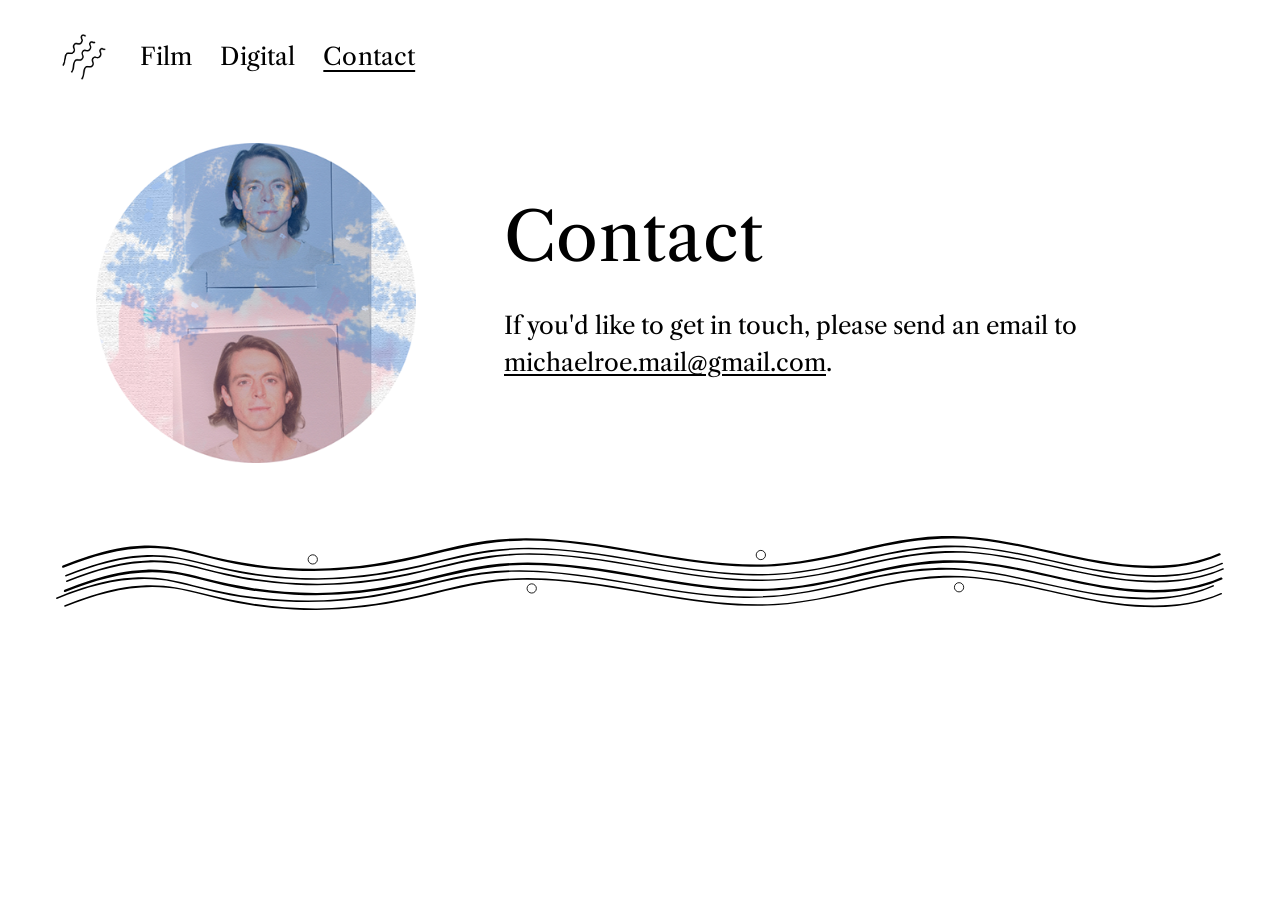
<file: contact.html>
<!DOCTYPE html>
<html lang="en">
<head>
<meta charset="utf-8">
<meta name="viewport" content="width=device-width, initial-scale=1">
<title>Contact — Michael Roe</title>
<meta name="description" content="Get in touch with Michael Roe.">
<link rel="icon" href="images/favicon.ico">
<link rel="canonical" href="https://roewave.com/contact.html">
<link rel="preconnect" href="https://fonts.googleapis.com">
<link rel="preconnect" href="https://fonts.gstatic.com" crossorigin>
<link href="https://fonts.googleapis.com/css2?family=Libre+Caslon+Text:wght@400;700&display=swap" rel="stylesheet">
<link rel="stylesheet" href="css/style.css">
</head>
<body>
<div class="page">
  <header class="site-header">
    <a class="wordmark" href="index.html" aria-label="Michael Roe — home">
      <img src="images/wordmark.svg" alt="Michael Roe">
    </a>
    <nav class="site-nav" aria-label="Primary">
      <a href="film.html">Film</a>
      <a href="digital.html">Digital</a>
      <a href="contact.html" aria-current="page">Contact</a>
    </nav>
  </header>

  <main class="contact">
    <figure class="contact-portrait">
      <img src="images/michael-portrait.png" alt="Portrait of Michael Roe">
    </figure>
    <div class="contact-body">
      <h1 class="page-title">Contact</h1>
      <p>If you'd like to get in touch, please send an email to <a href="mailto:michaelroe.mail@gmail.com">michaelroe.mail@gmail.com</a>.</p>
    </div>
  </main>

  <footer class="site-footer">
    <div class="divider" aria-hidden="true">
      <img src="images/divider.svg" alt="">
    </div>
  </footer>
</div>
</body>
</html>
</file>
<file: css/style.css>
:root {
  --ink: #000;
  --paper: #fff;
  --muted: #666;
  --rule: #e5e5e5;
  --max: 1200px;
}

* { box-sizing: border-box; }

html, body {
  margin: 0;
  padding: 0;
  background: var(--paper);
  color: var(--ink);
}

body {
  font-family: -apple-system, BlinkMacSystemFont, "Segoe UI", Roboto, "Helvetica Neue", Arial, sans-serif;
  font-size: 17px;
  line-height: 1.55;
  -webkit-font-smoothing: antialiased;
  -moz-osx-font-smoothing: grayscale;
}

a {
  color: inherit;
  text-decoration: none;
}
a:visited { color: inherit; }
a:hover, a:focus-visible { text-decoration: underline; }
a:focus-visible { outline: 2px solid var(--ink); outline-offset: 2px; }

img { max-width: 100%; height: auto; display: block; }

.page {
  max-width: var(--max);
  margin: 0 auto;
  padding: 1.25rem 1rem 4rem;
}

/* --- Header --- */

.site-header {
  display: flex;
  align-items: center;
  flex-wrap: wrap;
  gap: 1.75rem;
  padding: 0.5rem 0 2.5rem;
}

.wordmark {
  display: block;
  flex-shrink: 0;
  width: 56px;
}
.wordmark img { width: 100%; height: auto; display: block; }

.site-nav {
  display: flex;
  flex-wrap: wrap;
  align-items: center;
  gap: 1.75rem;
}
.site-nav a {
  font-family: "Libre Caslon Text", Georgia, "Times New Roman", serif;
  font-size: 1.5rem;
  letter-spacing: 0.005em;
  padding: 0.25rem 0;
}
.site-nav a[aria-current="page"] {
  text-decoration: underline;
  text-underline-offset: 5px;
}

@media (max-width: 600px) {
  .site-header { gap: 1rem; padding-bottom: 2rem; }
  .site-nav { gap: 1.1rem; }
  .site-nav a { font-size: 1.25rem; }
  .wordmark { width: 44px; }
}

/* --- Footer divider (decorative end-of-page mark, per original Muse layout) --- */

.site-footer {
  margin-top: 3.5rem;
  padding-bottom: 1rem;
}
.divider {
  display: block;
  width: 100%;
}
.divider img { width: 100%; height: auto; display: block; }

/* --- Page heading --- */

.page-title {
  font-family: "Libre Caslon Text", Georgia, "Times New Roman", serif;
  font-weight: 400;
  font-size: clamp(2.5rem, 6vw, 4.25rem);
  line-height: 1.1;
  margin: 0 0 2rem;
  letter-spacing: 0.005em;
}

/* --- Home --- */

.hero {
  margin: 0 0 1.5rem;
}
.hero img {
  width: 100%;
  height: auto;
}

.intro {
  font-family: "Libre Caslon Text", Georgia, "Times New Roman", serif;
  font-size: 1.25rem;
  color: var(--muted);
  max-width: 50ch;
  margin: 0 0 2rem;
}

/* --- Galleries --- */

.gallery {
  display: grid;
  grid-template-columns: repeat(auto-fill, minmax(280px, 1fr));
  gap: 1rem;
  align-items: start;
}

.gallery button {
  appearance: none;
  background: none;
  border: 0;
  padding: 0;
  margin: 0;
  cursor: zoom-in;
  display: block;
  width: 100%;
  overflow: hidden;
}
.gallery button:focus-visible {
  outline: 2px solid var(--ink);
  outline-offset: 2px;
}
.gallery img {
  width: 100%;
  height: auto;
  display: block;
  transition: opacity 0.2s ease;
}
@media (prefers-reduced-motion: reduce) {
  .gallery img { transition: none; }
}
.gallery button:hover img { opacity: 0.85; }

/* --- Contact --- */

.contact {
  display: flex;
  flex-direction: column;
  gap: 2rem;
  align-items: flex-start;
}
.contact-portrait {
  width: 100%;
  max-width: 320px;
  flex-shrink: 0;
}
.contact-portrait img {
  width: 100%;
  height: auto;
  border-radius: 4px;
}
.contact-body {
  font-family: "Libre Caslon Text", Georgia, "Times New Roman", serif;
  font-size: 1.5rem;
  line-height: 1.55;
  max-width: 50ch;
}
.contact-body a {
  text-decoration: underline;
  text-underline-offset: 3px;
}

@media (min-width: 720px) {
  .contact {
    flex-direction: row;
    gap: 3rem;
    align-items: center;
  }
}

/* --- Lightbox --- */

.lightbox {
  position: fixed;
  inset: 0;
  background: rgba(0, 0, 0, 0.92);
  display: none;
  z-index: 1000;
  align-items: center;
  justify-content: center;
}
.lightbox.is-open { display: flex; }

.lightbox-figure {
  margin: 0;
  max-width: 95vw;
  max-height: 90vh;
  display: flex;
  align-items: center;
  justify-content: center;
}
.lightbox-figure img {
  max-width: 95vw;
  max-height: 90vh;
  width: auto;
  height: auto;
  object-fit: contain;
  user-select: none;
}

.lightbox-btn {
  position: absolute;
  appearance: none;
  background: rgba(0, 0, 0, 0.4);
  border: 0;
  color: #fff;
  font-size: 1.5rem;
  line-height: 1;
  width: 48px;
  height: 48px;
  border-radius: 50%;
  cursor: pointer;
  display: flex;
  align-items: center;
  justify-content: center;
}
.lightbox-btn:hover,
.lightbox-btn:focus-visible {
  background: rgba(0, 0, 0, 0.8);
  outline: none;
}
.lightbox-close { top: 1rem; right: 1rem; }
.lightbox-prev { left: 1rem; top: 50%; transform: translateY(-50%); }
.lightbox-next { right: 1rem; top: 50%; transform: translateY(-50%); }

body.lightbox-open { overflow: hidden; }

@media (max-width: 600px) {
  .lightbox-prev { left: 0.5rem; }
  .lightbox-next { right: 0.5rem; }
  .lightbox-close { top: 0.5rem; right: 0.5rem; }
}

/* --- Print --- */

@media print {
  .site-nav, .lightbox, .divider, .gallery button { all: revert; }
  .gallery { display: block; }
  .gallery img { page-break-inside: avoid; margin-bottom: 1rem; }
}
</file>
